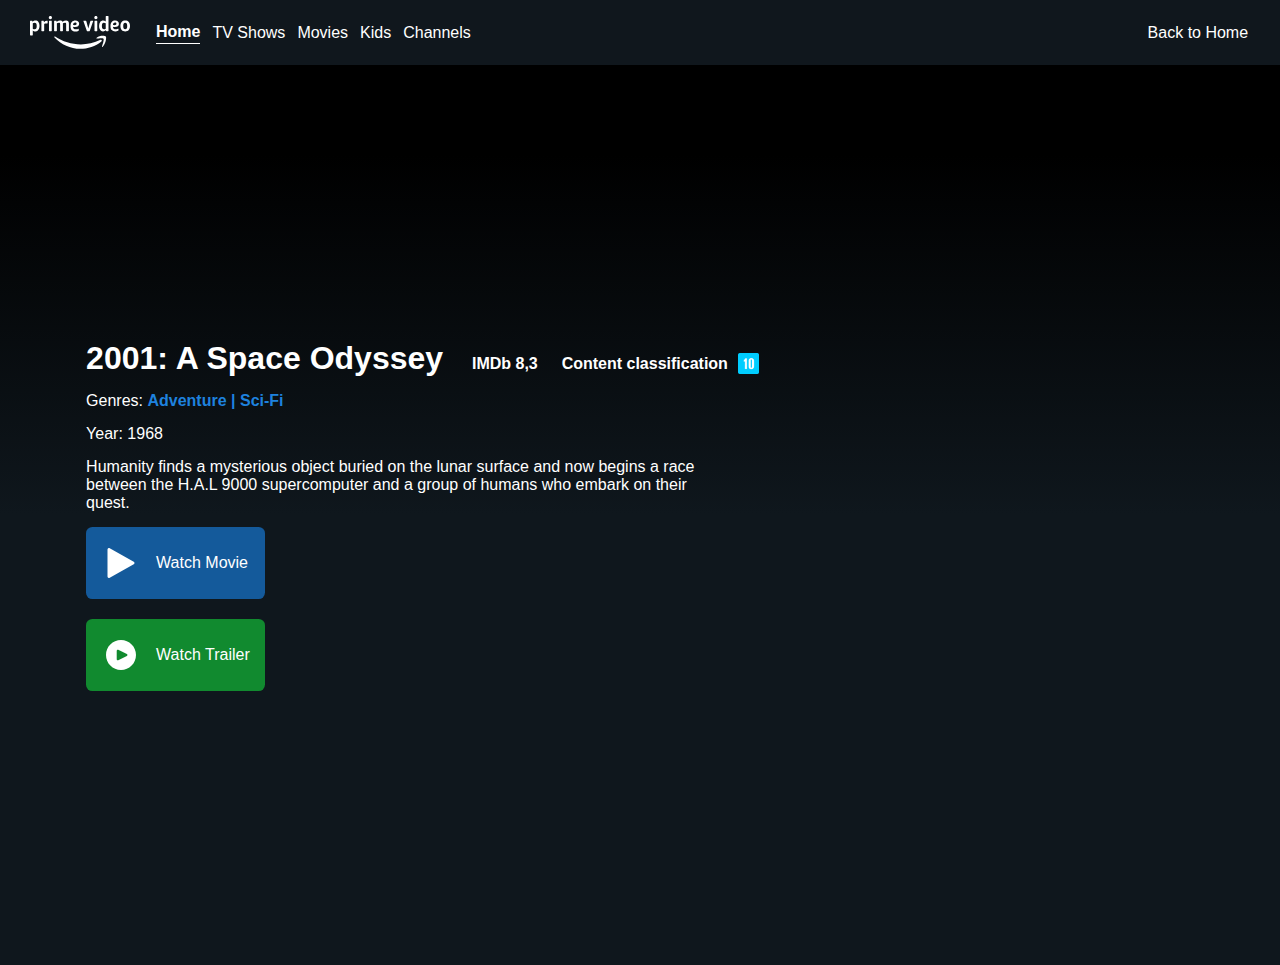
<file: movie-info/movie-info-2.html>
<!DOCTYPE html>
<html lang="en">
<head>
    <meta charset="UTF-8">
    <meta name="viewport" content="width=device-width, initial-scale=1.0">
    <title>Clone Video: Info</title>
    <link rel="stylesheet" href="/movie-styles/secondstyles2.css">
    <link rel="stylesheet" href="/movie-styles/animation.css">
    <link href="https://m.media-amazon.com/images/G/01/digital/video/DVUI/favicons/favicon._CB527404570_.png" rel="shortcut icon" type="image/x-icon">
</head>
<body>
    <header>
        <div class="menu-wrapper">
            <img src="[data-uri]" alt="Prime Video">  
            <div class="buttons">
                <a  class="home-button" href="/src/index.html">Home</a>
                <button>TV Shows</button>
                <button>Movies</button>
                <button>Kids</button>
                <button>Channels</button>
            </div>

            <div class="exit">
                <a href="/index.html">Back to Home</a>
            </div>
        </div>

    </header>


    <div class="img"></div>

    <div class="movie-info">
        <div class="description">
            <h1>2001: A Space Odyssey
                <span>IMDb 8,3</span>
                <span class="classification">Content classification
                    <img src="/images/10.png" alt="">
                </span>  
            </h1>
            <p>Genres: <strong style="color:#1e82df"> Adventure | Sci-Fi</strong></p>
            <p>Year: 1968</p>
            <p>
                Humanity finds a mysterious object buried on the lunar surface and now begins a race between the H.A.L 9000 supercomputer and a group of humans who embark on their quest.
            </p>

            <div class="play">
                <img src="/images/play.svg" alt="">
                <p>Watch Movie</p>
            </div>

            <div class="trailer">
                <img src="/images/otherplay.svg" alt="">
                <p>Watch Trailer</p>
            </div>
    
        </div> 

        <div class="image" style = "background-image: url(https://th.bing.com/th/id/OIP.c5VNAu7JXXIG8VNHet5w6QHaKj?pid=Api&rs=1)">
            
        </div>
    </div>
    
</body>
</html>
</file>
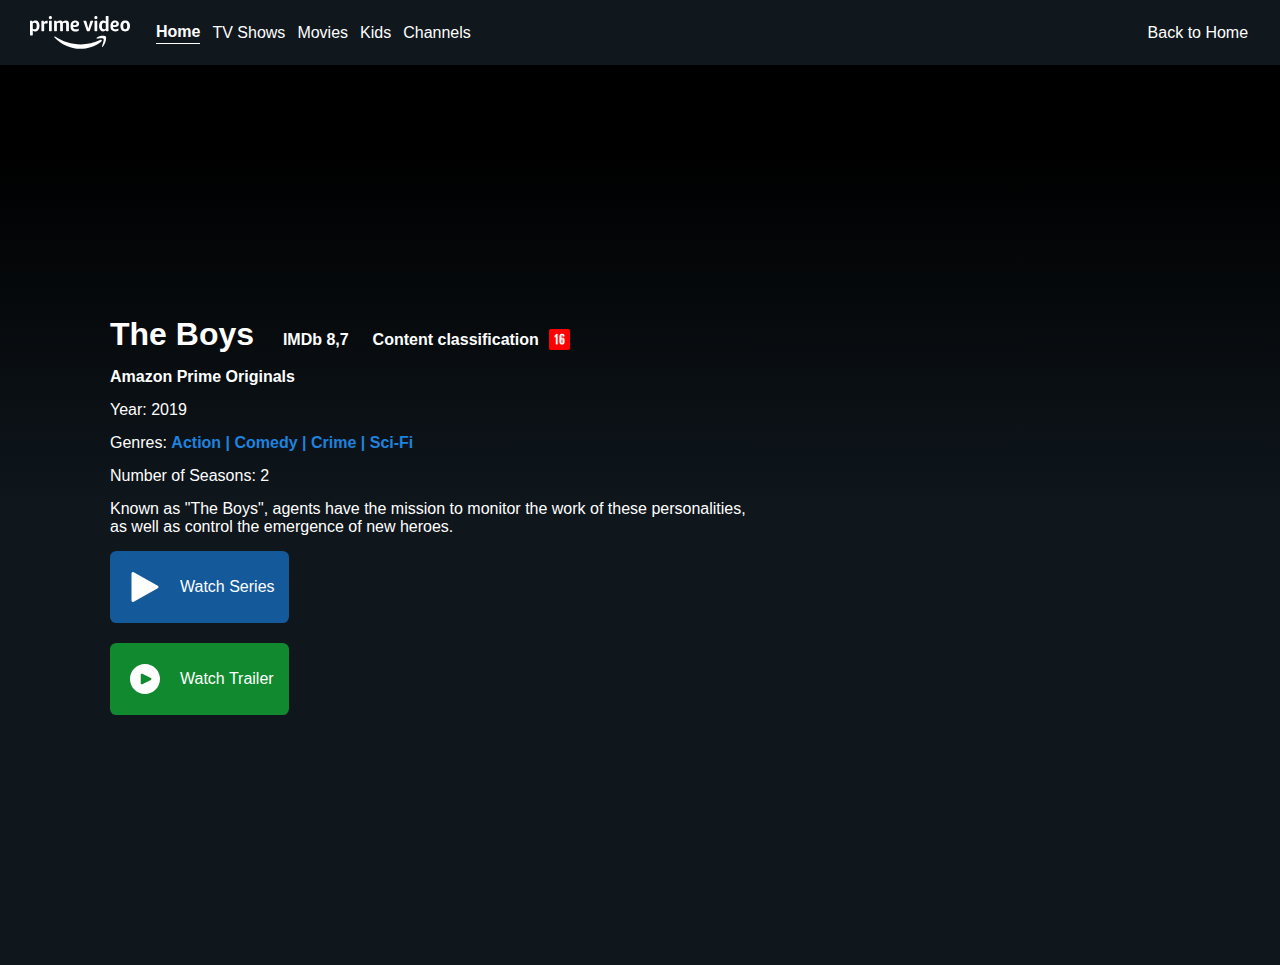
<file: movie-info/movie-info-3.html>
<!DOCTYPE html>
<html lang="en">
<head>
    <meta charset="UTF-8">
    <meta name="viewport" content="width=device-width, initial-scale=1.0">
    <title>Clone Video: Info</title>
    <link rel="stylesheet" href="/movie-styles/secondstyles3.css">
    <link rel="stylesheet" href="/movie-styles/animation.css">
    <link href="https://m.media-amazon.com/images/G/01/digital/video/DVUI/favicons/favicon._CB527404570_.png" rel="shortcut icon" type="image/x-icon">
</head>
<body>
    <header>
        <div class="menu-wrapper">
            <img src="[data-uri]" alt="Prime Video">  
            <div class="buttons">
                <a class="home-button" href="/src/index.html">Home</a>
                <button>TV Shows</button>
                <button>Movies</button>
                <button>Kids</button>
                <button>Channels</button>
            </div>

            <div class="exit">
                <a href="/index.html">Back to Home</a>
            </div>
        </div>

    </header>

    <div class="img"></div>

    <div class="movie-info">
        
        <div class="description">
            <h1>The Boys 
                <span>IMDb 8,7</span>
                <span class="classification">Content classification
                    <img src="/images/16.png" alt="">
                </span>  
                <p>Amazon Prime Originals</p>
            </h1>
            <p>Year: 2019</p>
            <p>Genres: <strong style="color:#1e82df"> Action | Comedy | Crime | Sci-Fi</strong></p>
            <p>Number of Seasons: 2</p>
            <p>
                Known as "The Boys", agents have the mission to monitor the work of these personalities, as well as control the emergence of new heroes.
            </p>

            <div class="play">
                <img src="/images/play.svg" alt="">
                <p>Watch Series</p>
            </div> 

            <div class="trailer">
                <img src="/images/otherplay.svg" alt="">
                <p>Watch Trailer</p>
            </div>
    
        </div> 

        <div class="image" style = "background-image: url(https://telefonicachile.cl/wp-content/uploads/2019/11/3935da64f2f48fbe3.39866457-THBY_KeyArt_600x900.jpg)">
            
        </div>
    </div>
</body>
</html>
</file>
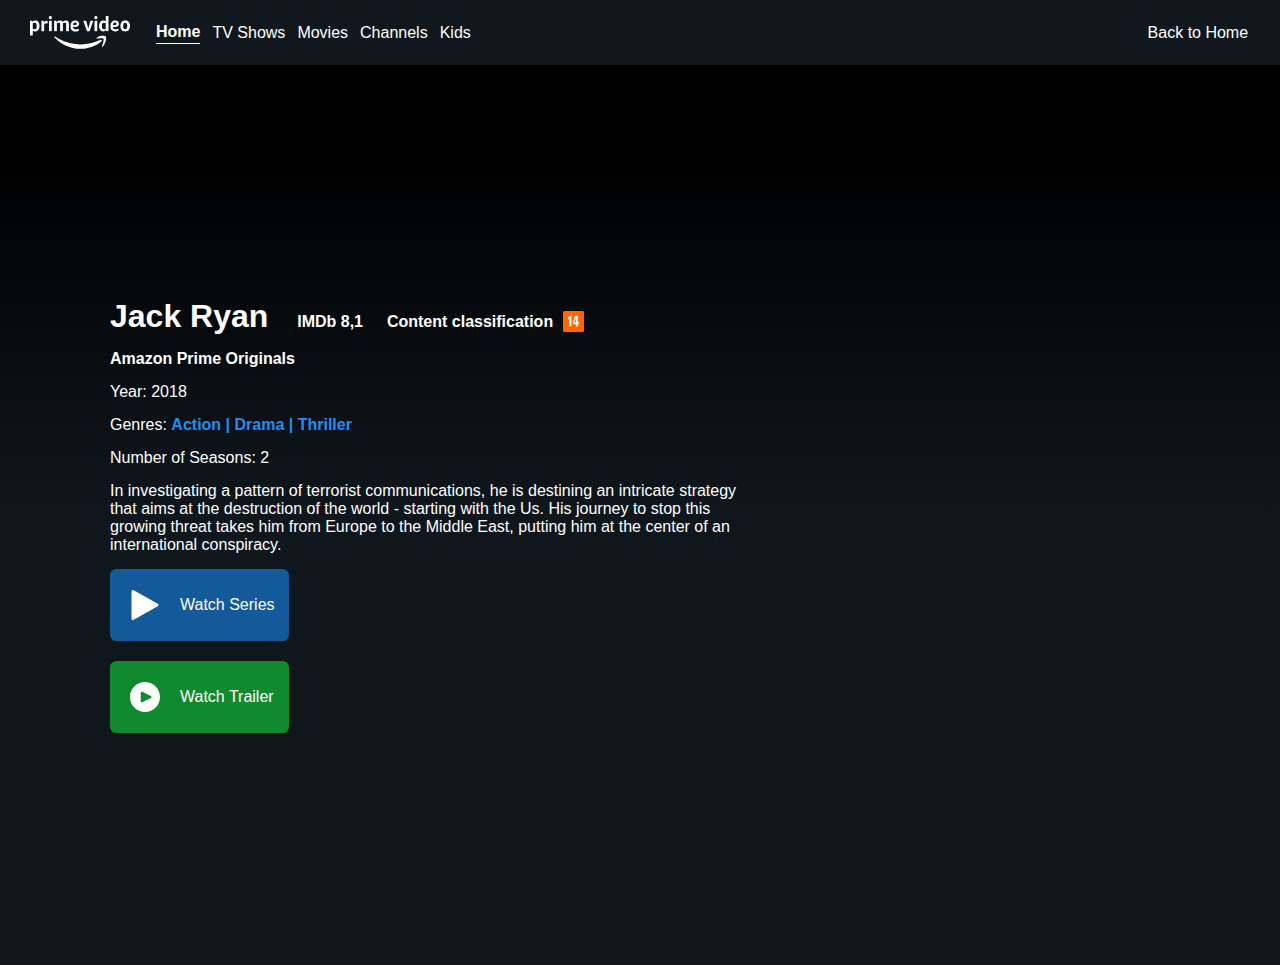
<file: movie-info/movie-info-4.html>
<!DOCTYPE html>
<html lang="en">
<head>
    <meta charset="UTF-8">
    <meta name="viewport" content="width=device-width, initial-scale=1.0">
    <title>Clone Video: Info</title>
    <link rel="stylesheet" href="/movie-styles/secondstyles4.css">
    <link rel="stylesheet" href="/movie-styles/animation.css">
    <link href="https://m.media-amazon.com/images/G/01/digital/video/DVUI/favicons/favicon._CB527404570_.png" rel="shortcut icon" type="image/x-icon">
</head>
<body>

    <header>
        <div class="menu-wrapper">
            <img src="[data-uri]" alt=""> 
            <div class="buttons">
                <a class="home-button" href="/src/index.html">Home</a>
                <button>TV Shows</button>
                <button >Movies</button>
                <button>Channels</button>
                <button>Kids</button>
            </div>

            <div class="exit">
                <a href="/index.html">Back to Home</a>
            </div>
        </div>

    </header>
    
    <div class="img"></div>

    <div class="movie-info">
        <div class="description">
            <h1>Jack Ryan
                <span>IMDb 8,1</span>
                <span class="classification">Content classification
                    <img src="/images/14.png" alt="">
                </span>  
                <p>Amazon Prime Originals</p>
            </h1>
            <p>Year: 2018</p>
            <p>Genres: <strong style="color:#218ef3">Action | Drama | Thriller</strong></p>
            <p>Number of Seasons: 2</p>
            <p>
                In investigating a pattern of terrorist communications, he is destining an intricate strategy that aims at the destruction of the world - starting with the Us. His journey to stop this growing threat takes him from Europe to the Middle East, putting him at the center of an international conspiracy.
            </p>

            <div class="play">
                <img src="/images/play.svg" alt="">
                <p>Watch Series</p>
            </div>

            <div class="trailer">
                <img src="/images/otherplay.svg" alt="">
                <p>Watch Trailer</p>
            </div>
    
        </div> 

        <div class="image" style = "background-image: url(https://www.geekalerts.com/u/Tom-Clancy-Jack-Ryan-Season-2-Poster.jpg)">
            
        </div>
    </div>
    
</body>
</html>
</file>
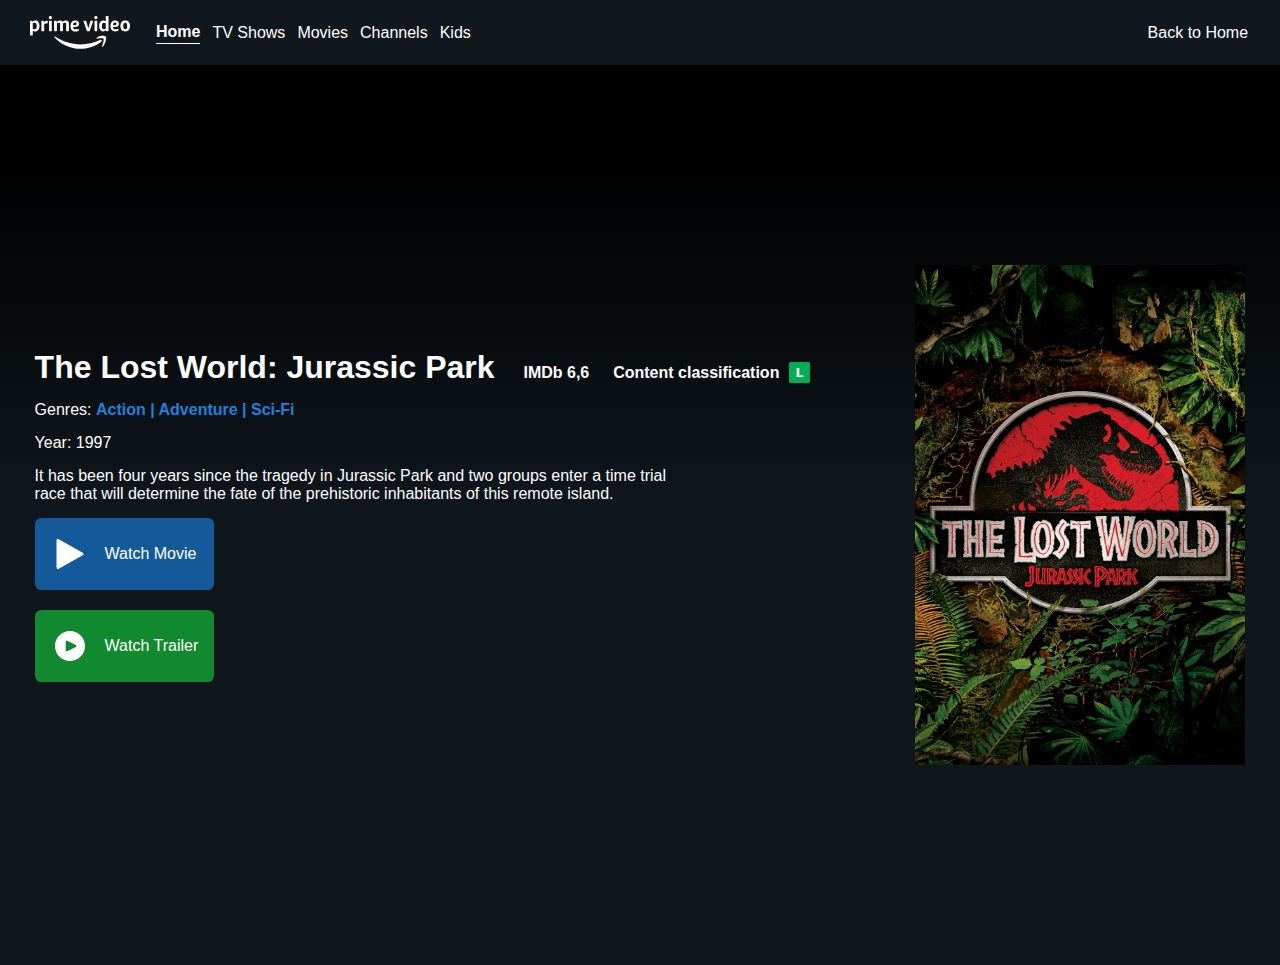
<file: movie-info/movie-info.html>
<!DOCTYPE html>
<html lang="pt-br">
<head>
    <meta charset="UTF-8">
    <meta name="viewport" content="width=device-width, initial-scale=1.0">
    <title>Clone Video: Info</title>
    <link rel="stylesheet" href="../movie-styles/secondstyles.css">
    <link rel="stylesheet" href="../movie-styles/animation.css">
    <link href="https://m.media-amazon.com/images/G/01/digital/video/DVUI/favicons/favicon._CB527404570_.png" rel="shortcut icon" type="image/x-icon">
</head>
<body>
    <header>
        <div class="menu-wrapper">
            <img src="[data-uri]" alt=""> 
            <div class="buttons">
                <a class="home-button" href="/index.html">Home</a>
                <button>TV Shows</button>
                <button >Movies</button>
                <button>Channels</button>
                <button>Kids</button>
            </div>

            <div class="exit">
                <a href="/index.html">Back to Home</a>
            </div>
        </div>

    </header>

    <div class="img"></div>


    <div class="movie-info">
        <div class="description">
            <h1>The Lost World: Jurassic Park
                <span>IMDb 6,6</span>
                <span class="classification">Content classification
                    <img src="/images/L.png" alt="">
                </span>  
            </h1>
                
            <p>Genres: <strong style="color:#1e82df">Action | Adventure | Sci-Fi</strong></p>
            <p>Year: 1997</p>
            <p>
                It has been four years since the tragedy in Jurassic Park and two groups enter a time trial race that will determine the fate of the prehistoric inhabitants of this remote island.
            </p>

            <div class="play">
                <img src="/images/play.svg" alt="">
                <p>Watch Movie</p>
            </div>

            <div class="trailer">
                <img src="/images/otherplay.svg" alt="">
                <p>Watch Trailer</p>
            </div>
    
        </div> 

        <div class="image" style = "background-image: url(/images/The\ Lost\ World\ Jurassic\ Park.jpg)">
            
        </div>
    </div>
    
</body>
</html>
</file>
<file: movie-styles/secondstyles2.css>
body {
    width: 100%;
    height: 100%;
    margin: 0;
    background-color: #000000;
}

body .img{
    animation-name: animation;
    animation-duration: 0.4s;
    animation-delay: 1s;
    animation-fill-mode: backwards;
    width: 100%;
    height: 100%;
    background-position: center;
    background-size: cover;
    opacity: 100%;
    position: absolute;
    background-image: url(https://wallpapertag.com/wallpaper/full/6/8/c/808551-beautiful-2001-space-odyssey-wallpaper-3360x2100.jpg)
}

.menu-wrapper .buttons .home-button{
    border-bottom: 1px solid white;
    align-items: center;
    justify-content: center;
    font-weight: 600;

}

.buttons a{
    color: white;
    align-items: center;
    justify-content: center;
    text-decoration: none;
    margin: 0 6px;
}

header {
    margin: 0;
    display: flex;
    flex-direction: column;
    font-family: Arial, Helvetica, sans-serif;
    color: #c5c8ca;
    background-color: #10171d;
    
}

.menu-wrapper{
    height: 65px;
    display: flex;
    align-items: center;
    justify-content: space-between;
    padding: 0 30px;
    
}

.menu-wrapper img {
    height: 33px;
    width: 100px;
    margin: 0;
}

.menu-wrapper .buttons {
    display: flex;
    align-items: center;
    border: none;
    width: 77vw;
    padding: 0 20px;
    line-height: 22px;
}

.menu-wrapper button {
    border: none;
    padding: 0;
    background: transparent;
    height: 1.5em;
    margin: 0 6px;
    color: #fff;
    font-size: 1em;
    cursor: pointer;
}

.menu-wrapper button:hover {
    border-bottom: 1px solid;
}





.movie-info {
    display: flex;
    align-items: center;
    justify-content: center;
    position: absolute;
    background-color: black;
    background: linear-gradient(to bottom, rgba(0, 0, 0, 0.37) 10%, #0f171d 50%);
    width: 100%;
    height: 100%;
}

.image{
    background-position: center;
    background-size: cover;
    height: 500px;
    width: 330px;
}

.description{
    font-family: Arial, Helvetica, sans-serif;
    padding-right: 90px;
    color: #ffffff;
}

.description h1 {
    margin: 0;
}

.description span{
    font-size: 1rem;
    padding-left: 20px;
}

.description .classification{
    padding: 0 15px;
    display: inline-flex;
    align-items: center;
}

.description .classification img{
    width: 21px;
    padding-left: 10px;
}

.description p{
    font-size: 1.2rem;
    margin: 15px 0;
}

.description p {
    font-size: 1rem;
    width: 50vw;
}


.movie-info .play {
    display: flex;
    align-items: center;
    justify-content: center;
    background-color: rgb(20, 90, 155);
    width: 14vw;
    height: 8vh;
    border-radius: 0.4rem;
    cursor: pointer;
}

.play img{
    height: 30px;
    padding: 0 20px;

}


.movie-info .trailer {
    margin-top: 20px;
    display: flex;
    align-items: center;
    background-color: rgb(17, 138, 47);
    width: 14vw;
    height: 8vh;
    border-radius: 0.4rem;
    cursor: pointer;
}

.trailer img{
    height: 30px;
    padding: 0 20px;

}

.exit a{
    display: flex;
    align-items: center;
    color: white;
    text-decoration: none;
    width: 8vw;
}
</file>
<file: movie-styles/animation.css>
@keyframes animation{
    from{
        opacity: 0;
    }
    to{
        opacity: 1;
    }
}
</file>
<file: movie-styles/secondstyles3.css>
body {
    width: 100%;
    height: 100%;
    margin: 0;
    background-color: #000000;
}

body .img{
    animation-name: animation;
    animation-duration: 0.4s;
    animation-delay: 1s;
    animation-fill-mode: backwards;
    width: 100%;
    height: 100%;
    background-position: center;
    background-size: cover;
    opacity: 100%;
    position: absolute;
    background-image: url(https://static2.srcdn.com/wordpress/wp-content/uploads/2019/07/Antony-Starr-in-The-Boys-Amazon-Prime.jpg);
}

.menu-wrapper .buttons .home-button{
    border-bottom: 1px solid white;
    align-items: center;
    justify-content: center;
    font-weight: 600;

}

.buttons a{
    color: white;
    align-items: center;
    justify-content: center;
    text-decoration: none;
    margin: 0 6px;
}

header {
    margin: 0;
    display: flex;
    flex-direction: column;
    font-family: Arial, Helvetica, sans-serif;
    color: #c5c8ca;
    background-color: #10171d;
    
}

.menu-wrapper{
    height: 65px;
    display: flex;
    align-items: center;
    justify-content: space-between;
    padding: 0 30px;
    
}

.menu-wrapper img {
    height: 33px;
    width: 100px;
    margin: 0;
}

.menu-wrapper .buttons {
    display: flex;
    align-items: center;
    border: none;
    width: 77vw;
    padding: 0 20px;
    line-height: 22px;
}

.menu-wrapper button {
    border: none;
    padding: 0;
    background: transparent;
    height: 1.5em;
    margin: 0 6px;
    color: #fff;
    font-size: 1em;
    cursor: pointer;
}

.menu-wrapper button:hover {
    border-bottom: 1px solid;
}





.movie-info {
    display: flex;
    align-items: center;
    justify-content: center;
    position: absolute;
    background-color: black;
    background: linear-gradient(to bottom, rgba(0, 0, 0, 0.37) 10%, #0f171d 50%);
    width: 100%;
    height: 100%;
}

.image{
    background-position: center;
    background-size: cover;
    height: 500px;
    width: 330px;
}

.description{
    font-family: Arial, Helvetica, sans-serif;
    padding-right: 90px;
    color: #ffffff;
}

.description h1 {
    margin: 0;
}

.description span{
    font-size: 1rem;
    padding-left: 20px;
}

.description .classification{
    padding: 0 15px;
    display: inline-flex;
    align-items: center;
}

.description .classification img{
    width: 21px;
    padding-left: 10px;
}

.description p{
    font-size: 1.2rem;
    margin: 15px 0;
}

.description p {
    font-size: 1rem;
    width: 50vw;
}


.movie-info .play {
    display: flex;
    align-items: center;
    justify-content: center;
    background-color: rgb(20, 90, 155);
    width: 14vw;
    height: 8vh;
    border-radius: 0.4rem;
    cursor: pointer;
}

.play img{
    height: 30px;
    padding: 0 20px;

}


.movie-info .trailer {
    margin-top: 20px;
    display: flex;
    align-items: center;
    background-color: rgb(17, 138, 47);
    width: 14vw;
    height: 8vh;
    border-radius: 0.4rem;
    cursor: pointer;
}

.trailer img{
    height: 30px;
    padding: 0 20px;

}

.exit a{
    display: flex;
    align-items: center;
    color: white;
    text-decoration: none;
    width: 8vw;
}
</file>
<file: movie-styles/secondstyles4.css>
body {
    width: 100%;
    height: 100%;
    margin: 0;
    background-color: #000000;
}

body .img{
    animation-name: animation;
    animation-duration: 0.4s;
    animation-delay: 1s;
    animation-fill-mode: backwards;
    width: 100%;
    height: 100%;
    background-position-y: 20%;
    background-size: cover;
    opacity: 100%;
    position: absolute;
    background-image: url(http://hdqwalls.com/wallpapers/tom-clancys-jack-ryan-2019-season-2-hl.jpg);
}

.menu-wrapper .buttons .home-button{
    border-bottom: 1px solid white;
    align-items: center;
    justify-content: center;
    font-weight: 600;

}

.buttons a{
    color: white;
    align-items: center;
    justify-content: center;
    text-decoration: none;
    margin: 0 6px;
}

header {
    margin: 0;
    display: flex;
    flex-direction: column;
    font-family: Arial, Helvetica, sans-serif;
    color: #c5c8ca;
    background-color: #10171d;
    
}

.menu-wrapper{
    height: 65px;
    display: flex;
    align-items: center;
    justify-content: space-between;
    padding: 0 30px;
    
}

.menu-wrapper img {
    height: 33px;
    width: 100px;
    margin: 0;
}

.menu-wrapper .buttons {
    display: flex;
    align-items: center;
    border: none;
    width: 77vw;
    padding: 0 20px;
    line-height: 22px;
}

.menu-wrapper button {
    border: none;
    padding: 0;
    background: transparent;
    height: 1.5em;
    margin: 0 6px;
    color: #fff;
    font-size: 1em;
    cursor: pointer;
}

.menu-wrapper button:hover {
    border-bottom: 1px solid;
}





.movie-info {
    display: flex;
    align-items: center;
    justify-content: center;
    position: absolute;
    background-color: black;
    background: linear-gradient(to bottom, rgba(0, 0, 0, 0.37) 10%, #0f171d 50%);
    width: 100%;
    height: 100%;
}

.image{
    background-position: center;
    background-size: cover;
    height: 500px;
    width: 330px;
}

.description{
    font-family: Arial, Helvetica, sans-serif;
    padding-right: 90px;
    color: #ffffff;
}

.description h1 {
    margin: 0;
}

.description span{
    font-size: 1rem;
    padding-left: 20px;
}

.description .classification{
    padding: 0 15px;
    display: inline-flex;
    align-items: center;
}

.description .classification img{
    width: 21px;
    padding-left: 10px;
}

.description p{
    font-size: 1.2rem;
    margin: 15px 0;
}

.description p {
    font-size: 1rem;
    width: 50vw;
}


.movie-info .play {
    display: flex;
    align-items: center;
    justify-content: center;
    background-color: rgb(20, 90, 155);
    width: 14vw;
    height: 8vh;
    border-radius: 0.4rem;
    cursor: pointer;
}

.play img{
    height: 30px;
    padding: 0 20px;

}


.movie-info .trailer {
    margin-top: 20px;
    display: flex;
    align-items: center;
    background-color: rgb(17, 138, 47);
    width: 14vw;
    height: 8vh;
    border-radius: 0.4rem;
    cursor: pointer;
}

.trailer img{
    height: 30px;
    padding: 0 20px;

}

.exit a{
    display: flex;
    align-items: center;
    color: white;
    text-decoration: none;
    width: 8vw;
}
</file>
<file: movie-styles/secondstyles.css>
body {
    width: 100%;
    height: 100%;
    margin: 0;
    background-color: #000000;
}

body .img{
    animation-name: animation;
    animation-duration: 0.4s;
    animation-delay: 1s;
    animation-fill-mode: backwards;
    width: 100%;
    height: 100%;
    background-position-y: 90%;
    background-size: cover;
    opacity: 100%;
    position: absolute;
    background-image: url(https://a.ltrbxd.com/resized/sm/upload/a8/6m/va/pq/the-lost-world-jurassic-park-1200-1200-675-675-crop-000000.jpg?k=c3bb906ee0);
}

.menu-wrapper .buttons .home-button{
    border-bottom: 1px solid white;
    align-items: center;
    justify-content: center;
    font-weight: 600;

}

.buttons a{
    color: white;
    align-items: center;
    justify-content: center;
    text-decoration: none;
    margin: 0 6px;
}

header {
    margin: 0;
    display: flex;
    flex-direction: column;
    font-family: Arial, Helvetica, sans-serif;
    color: #c5c8ca;
    background-color: #10171d;
    
}

.menu-wrapper{
    height: 65px;
    display: flex;
    align-items: center;
    justify-content: space-between;
    padding: 0 30px;
    
}

.menu-wrapper img {
    height: 33px;
    width: 100px;
    margin: 0;
}

.menu-wrapper .buttons {
    display: flex;
    align-items: center;
    border: none;
    width: 77vw;
    padding: 0 20px;
    line-height: 22px;
}

.menu-wrapper button {
    border: none;
    padding: 0;
    background: transparent;
    height: 1.5em;
    margin: 0 6px;
    color: #fff;
    font-size: 1em;
    cursor: pointer;
}

.menu-wrapper button:hover {
    border-bottom: 1px solid;
}





.movie-info {
    display: flex;
    align-items: center;
    justify-content: center;
    position: absolute;
    background-color: black;
    background: linear-gradient(to bottom, rgba(0, 0, 0, 0.37) 10%, #0f171d 50%);
    width: 100%;
    height: 100%;
}

.image{
    background-position: center;
    background-size: cover;
    height: 500px;
    width: 330px;
}

.description{
    font-family: Arial, Helvetica, sans-serif;
    padding-right: 90px;
    color: #ffffff;
}

.description h1 {
    margin: 0;
}

.description span{
    font-size: 1rem;
    padding-left: 20px;
}

.description .classification{
    padding: 0 15px;
    display: inline-flex;
    align-items: center;
}

.description .classification img{
    width: 21px;
    padding-left: 10px;
}

.description p{
    font-size: 1.2rem;
    margin: 15px 0;
}

.description p {
    font-size: 1rem;
    width: 50vw;
}


.movie-info .play {
    display: flex;
    align-items: center;
    justify-content: center;
    background-color: rgb(20, 90, 155);
    width: 14vw;
    height: 8vh;
    border-radius: 0.4rem;
    cursor: pointer;
}

.play img{
    height: 30px;
    padding: 0 20px;

}


.movie-info .trailer {
    margin-top: 20px;
    display: flex;
    align-items: center;
    background-color: rgb(17, 138, 47);
    width: 14vw;
    height: 8vh;
    border-radius: 0.4rem;
    cursor: pointer;
}

.trailer img{
    height: 30px;
    padding: 0 20px;

}

.exit a{
    display: flex;
    align-items: center;
    color: white;
    text-decoration: none;
    width: 8vw;
}
</file>
